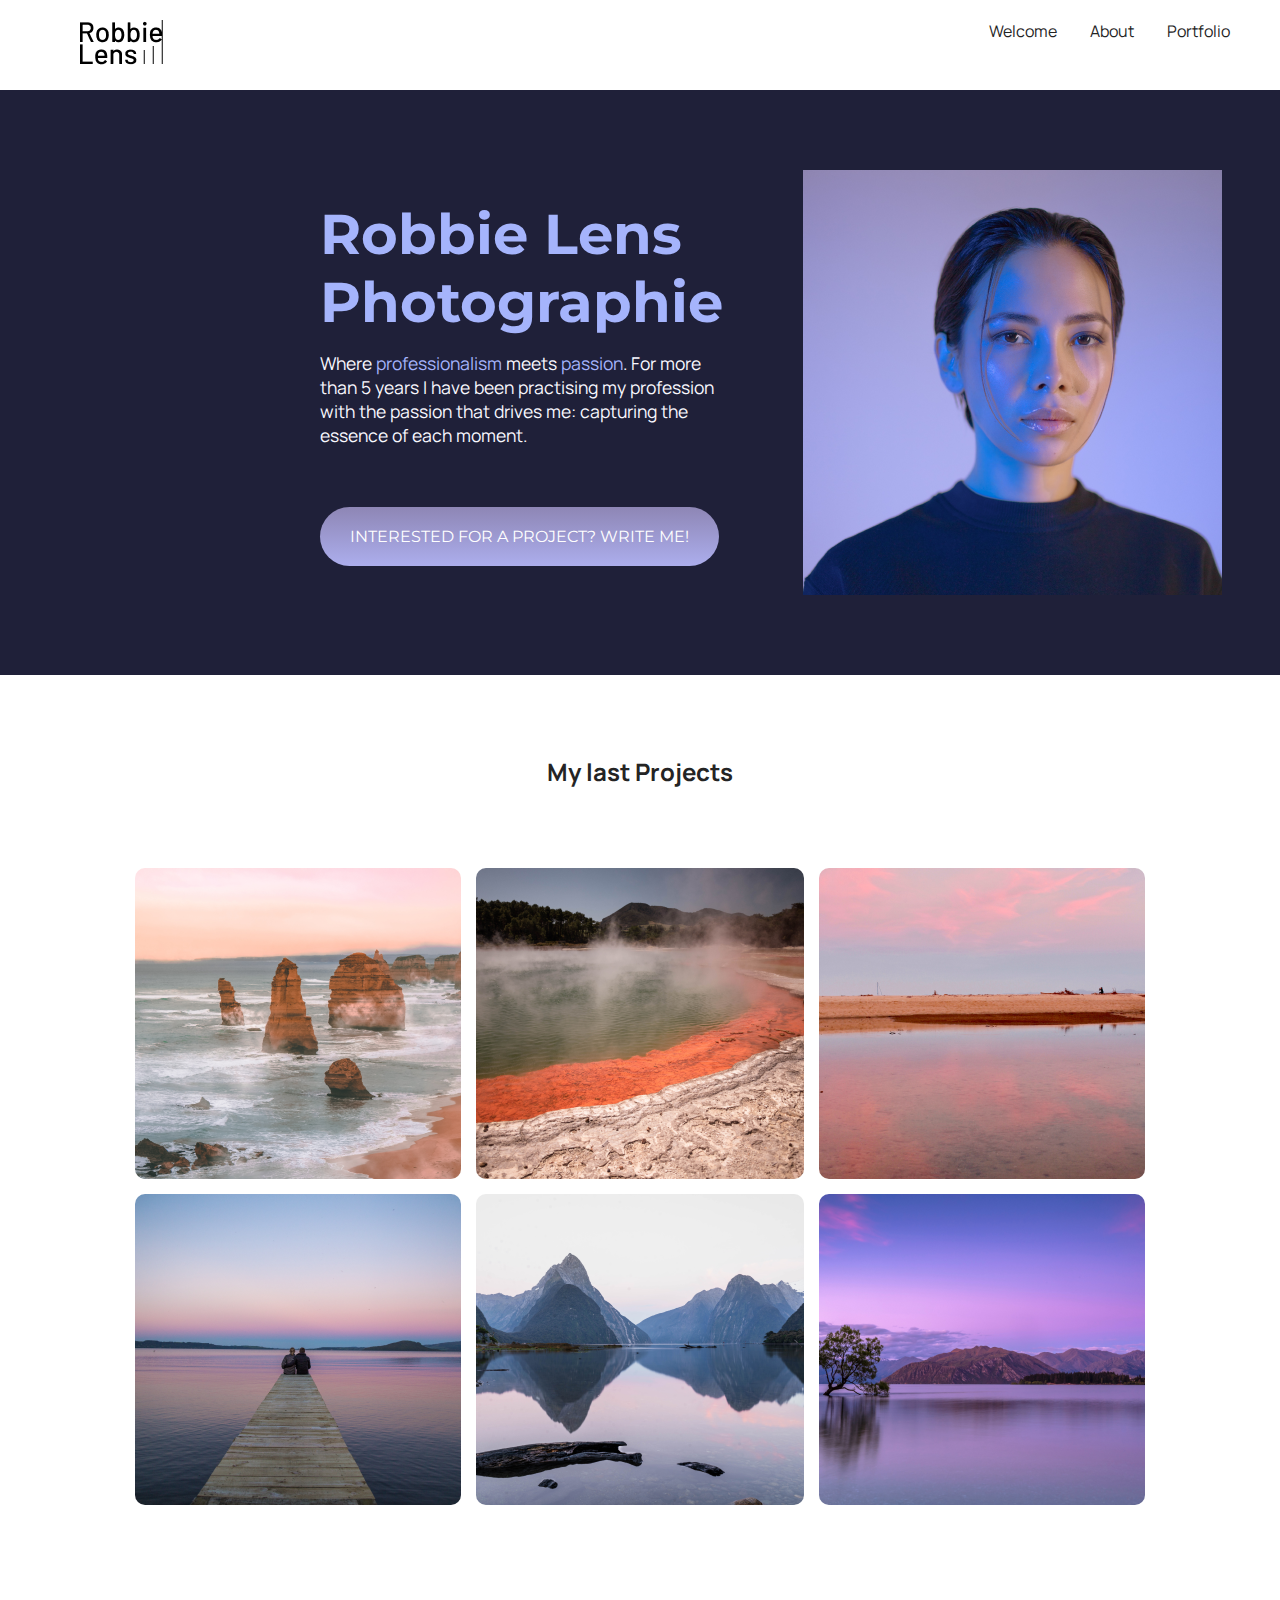
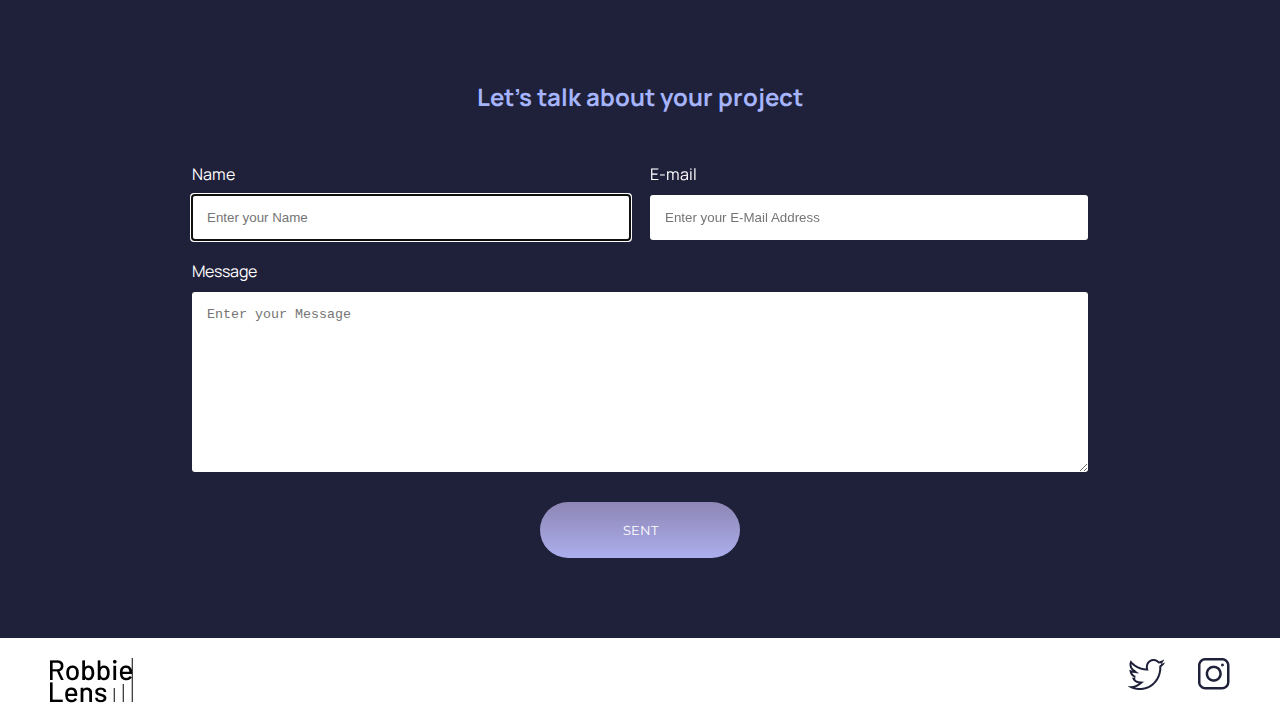
<file: index.html>
<!DOCTYPE html>
<html>

<head>
  <meta charset="utf-8" />
  <title>Welcome - Robbie Lens Photgraphie</title>
  <link href="style/style.css" rel="stylesheet" />
  <link href="style/index.css" rel="stylesheet" />
  <!--Montserrat & Manrope Polices from Google Fonts-->
  <link rel="preconnect" href="https://fonts.googleapis.com" />
  <link rel="preconnect" href="https://fonts.gstatic.com" crossorigin />
  <link href="https://fonts.googleapis.com/css2?family=Manrope&family=Montserrat&display=swap" rel="stylesheet" />
</head>

<body>
  <!--Header Part-->
  <header>
    <!--Navigation Part for extern links-->
    <nav>
      <a href="index.html" class="links_icon">
        <img src="images/logo.png" alt="Logo Robbie Lens" />
      </a>

      <div>
        <a href="index.html">Welcome</a>
        <a href="about.html">About</a>
        <a href="portfolio.html">Portfolio</a>
      </div>
    </nav>
  </header>

  <!--Content Part (main)-->
  <main>
    <section class="start_home">
      <div class="border_content_startPage">
        <h1>Robbie Lens Photographie</h1>
        <p>
          Where <em>professionalism</em> meets <em>passion</em>. For more than
          5 years I have been practising my profession with the passion that
          drives me: capturing the essence of each moment.
        </p>
        <a href="#contact" class="cta">INTERESTED FOR A PROJECT? WRITE ME!</a>
      </div>

      <img src="images/robbie-lens.png" alt="Portrait with effects of the photograph Robbie Lens" />
    </section>
    <section class="home_images">
      <h2>My last Projects</h2>
      <div>
        <img src="images/images_home/element-1.png" alt="Twelve apostles - Australie" />
        <img src="images/images_home/element-2.png" alt="Wai-O-Tapu - Nouvelle-Zélande" />
        <img src="images/images_home/element-3.png" alt="Parc National d'Abel Tasman - Nouvelle-Zélande" />
      </div>
      <div>
        <img src="images/images_home/element-4.png" alt="Lac Rotorua - Nouvelle-Zélande" />
        <img src="images/images_home/element-5.png" alt="Milford Sound - Nouvelle-Zélande" />
        <img src="images/images_home/element-6.png" alt="Lac Wanaka - Nouvelle-Zélande" />
      </div>
    </section>
    <section id="contact" class="section-contact">
      <h2>Let's talk about your project</h2>
      <form method="get" action="#">
        <div class="form_name_email">
          <div class="form-column">
            <label for="name">Name</label>
            <input type="text" name="name" id="name" placeholder="Enter your Name" autofocus>
          </div>
          <div class="form-column">
            <label for="email">E-mail</label>
            <input type="email" name="email" id="email" placeholder="Enter your E-Mail Address" required>
          </div>
        </div>
        <label for="message">Message</label>
        <textarea name="message" id="message" placeholder="Enter your Message" rows="10" required></textarea>
        <input type="submit" value="SENT" class="cta">
      </form>
    </section>
  </main>

  <!--Footer Part-->
  <footer>
    <a href="index.html">
      <img src="images/logo.png" alt="Logo Robbie Lens" />
    </a>
    <div>
      <a target="_blank" href="https://twitter.com" class="links_icon">
        <img src="images/twitter.png" alt="Logo Twitter" />
      </a>

      <a target="_blank" href="https://instagram.com" class="links_icon">
        <img src="images/instagram.png" alt="Logo Instagram" />
      </a>
    </div>
  </footer>
</body>

</html>
</file>
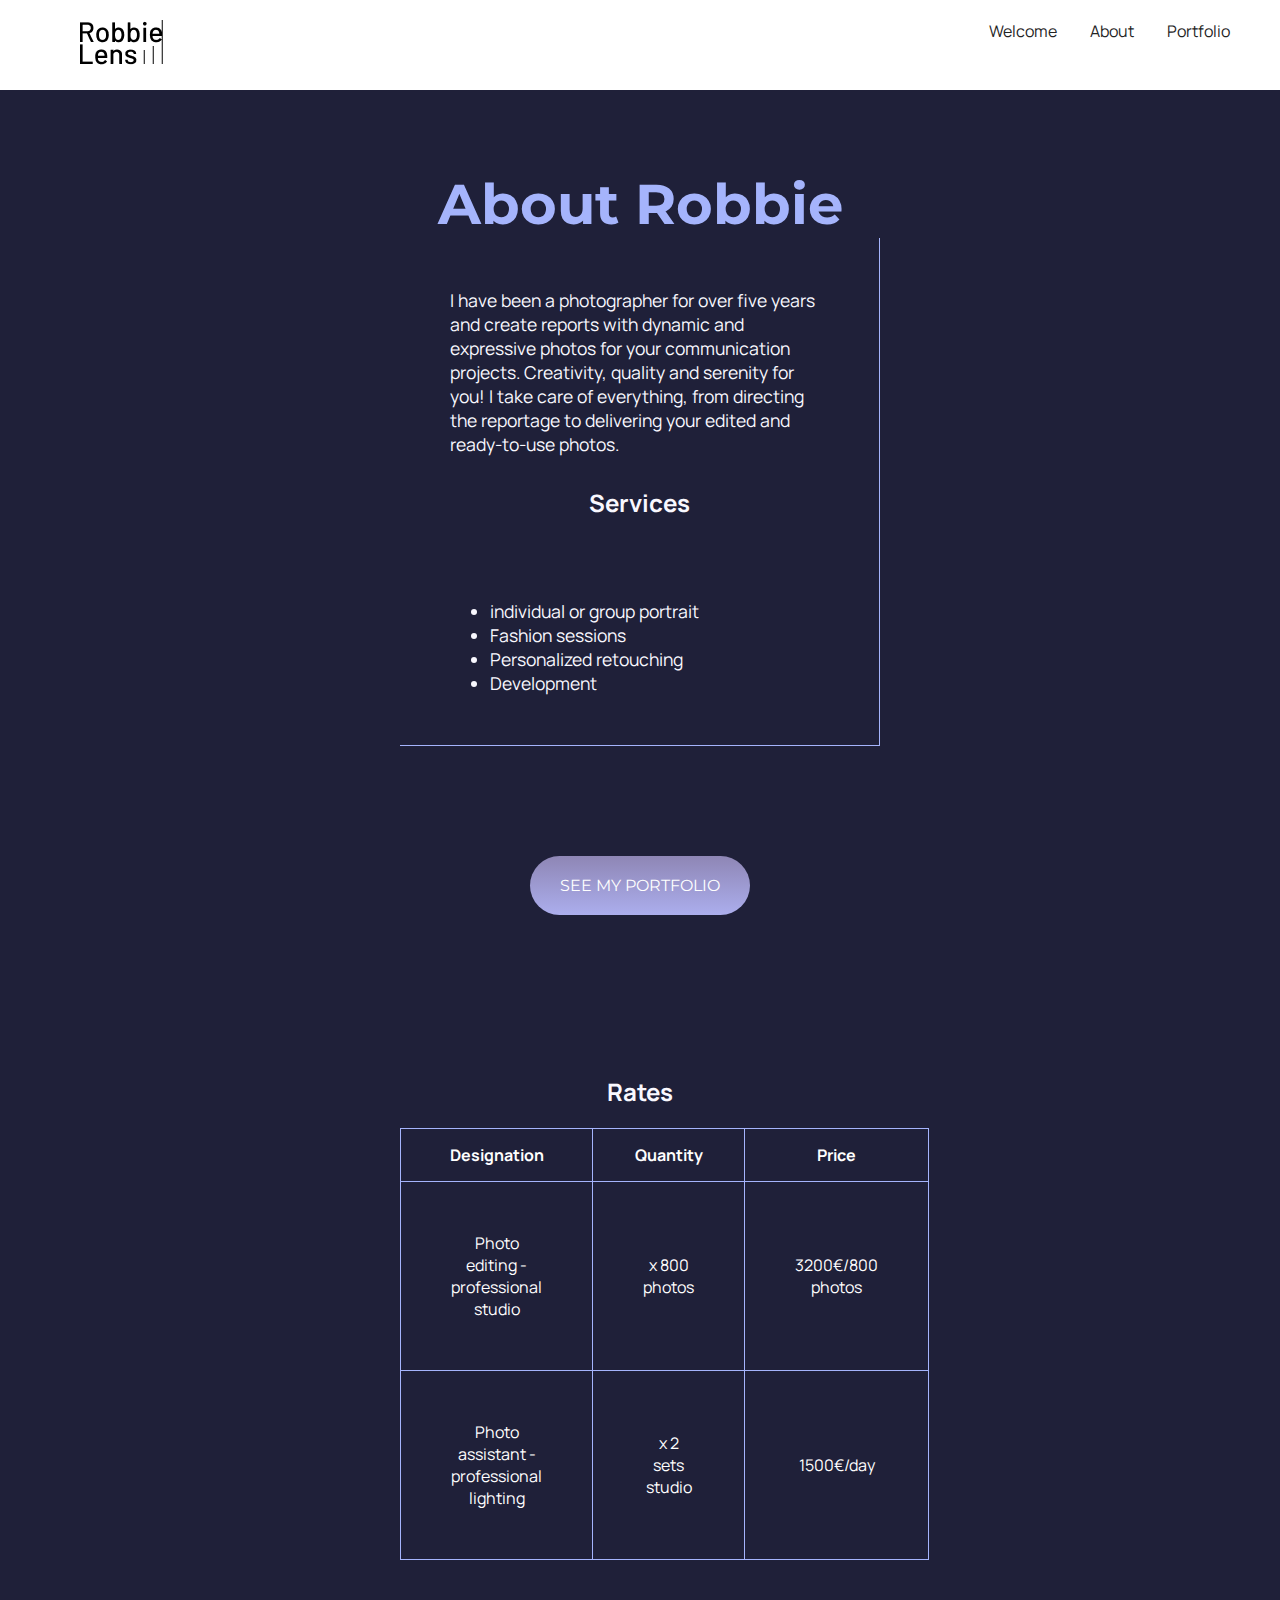
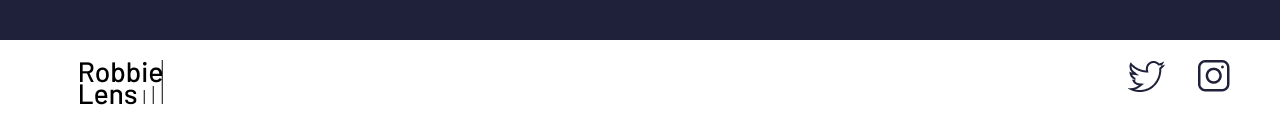
<file: about.html>
<!DOCTYPE html>
<html lang="en">

<head>
  <meta charset="utf-8" />
  <title>About - Robbie Lens Photographie</title>
  <link href="style/style.css" rel="stylesheet" />
  <link href="style/about.css" rel="stylesheet" />
  <!--Montserrat & Manrope Polices from Google Fonts-->
  <link rel="preconnect" href="https://fonts.googleapis.com" />
  <link rel="preconnect" href="https://fonts.gstatic.com" crossorigin />
  <link href="https://fonts.googleapis.com/css2?family=Manrope&family=Montserrat&display=swap" rel="stylesheet" />
</head>

<body>
  <!--Header Part-->
  <header>
    <!--Navigation Part for extern links-->
    <nav>
      <a href="index.html" class="links_icon">
        <img src="images/logo.png" alt="Logo Robbie Lens" />
      </a>

      <div>
        <a href="index.html">Welcome</a>
        <a href="about.html">About</a>
        <a href="portfolio.html">Portfolio</a>
      </div>
    </nav>
  </header>

  <!--Content Part (main)-->
  <main class="about_main">
    <section>
      <h1>About Robbie</h1>
      <div class="border_content">
        <p>
          I have been a photographer for over five years and create reports
          with dynamic and expressive photos for your communication projects.
          Creativity, quality and serenity for you! I take care of everything,
          from directing the reportage to delivering your edited and
          ready-to-use photos.
        </p>
        <h2>Services</h2>
        <ul>
          <li>individual or group portrait</li>
          <li>Fashion sessions</li>
          <li>Personalized retouching</li>
          <li>Development</li>
        </ul>
      </div>

      <div>
        <a href="portfolio.html" class="cta">SEE MY PORTFOLIO</a>
      </div>
    </section>

    <section class="section_rates">
      <h2>Rates</h2>
      <table>
        <thead>
          <tr>
            <th>Designation</th>
            <th>Quantity</th>
            <th>Price</th>
          </tr>
        </thead>
        <tbody>
          <tr>
            <td>Photo editing -
              professional studio</td>
            <td>x 800 photos</td>
            <td>3200€/800 photos</td>
          </tr>
          <tr>
            <td>Photo assistant -
              professional lighting
            </td>
            <td>x 2 sets studio</td>
            <td>1500€/day</td>
          </tr>
        </tbody>
      </table>

    </section>
  </main>

  <!--Footer Part-->
  <footer>
    <a href="index.html" class="links_icon">
      <img src="images/logo.png" alt="Logo Robbie Lens" />
    </a>

    <div>
      <a target="_blank" href="https://twitter.com/" class="links_icon">
        <img src="images/twitter.png" alt="Logo Twitter" />
      </a>
      <a target="_blank" href="https://www.instagram.com/" class="links_icon">
        <img src="images/instagram.png" alt="Logo Instagram" />
      </a>
    </div>
  </footer>
</body>

</html>
</file>
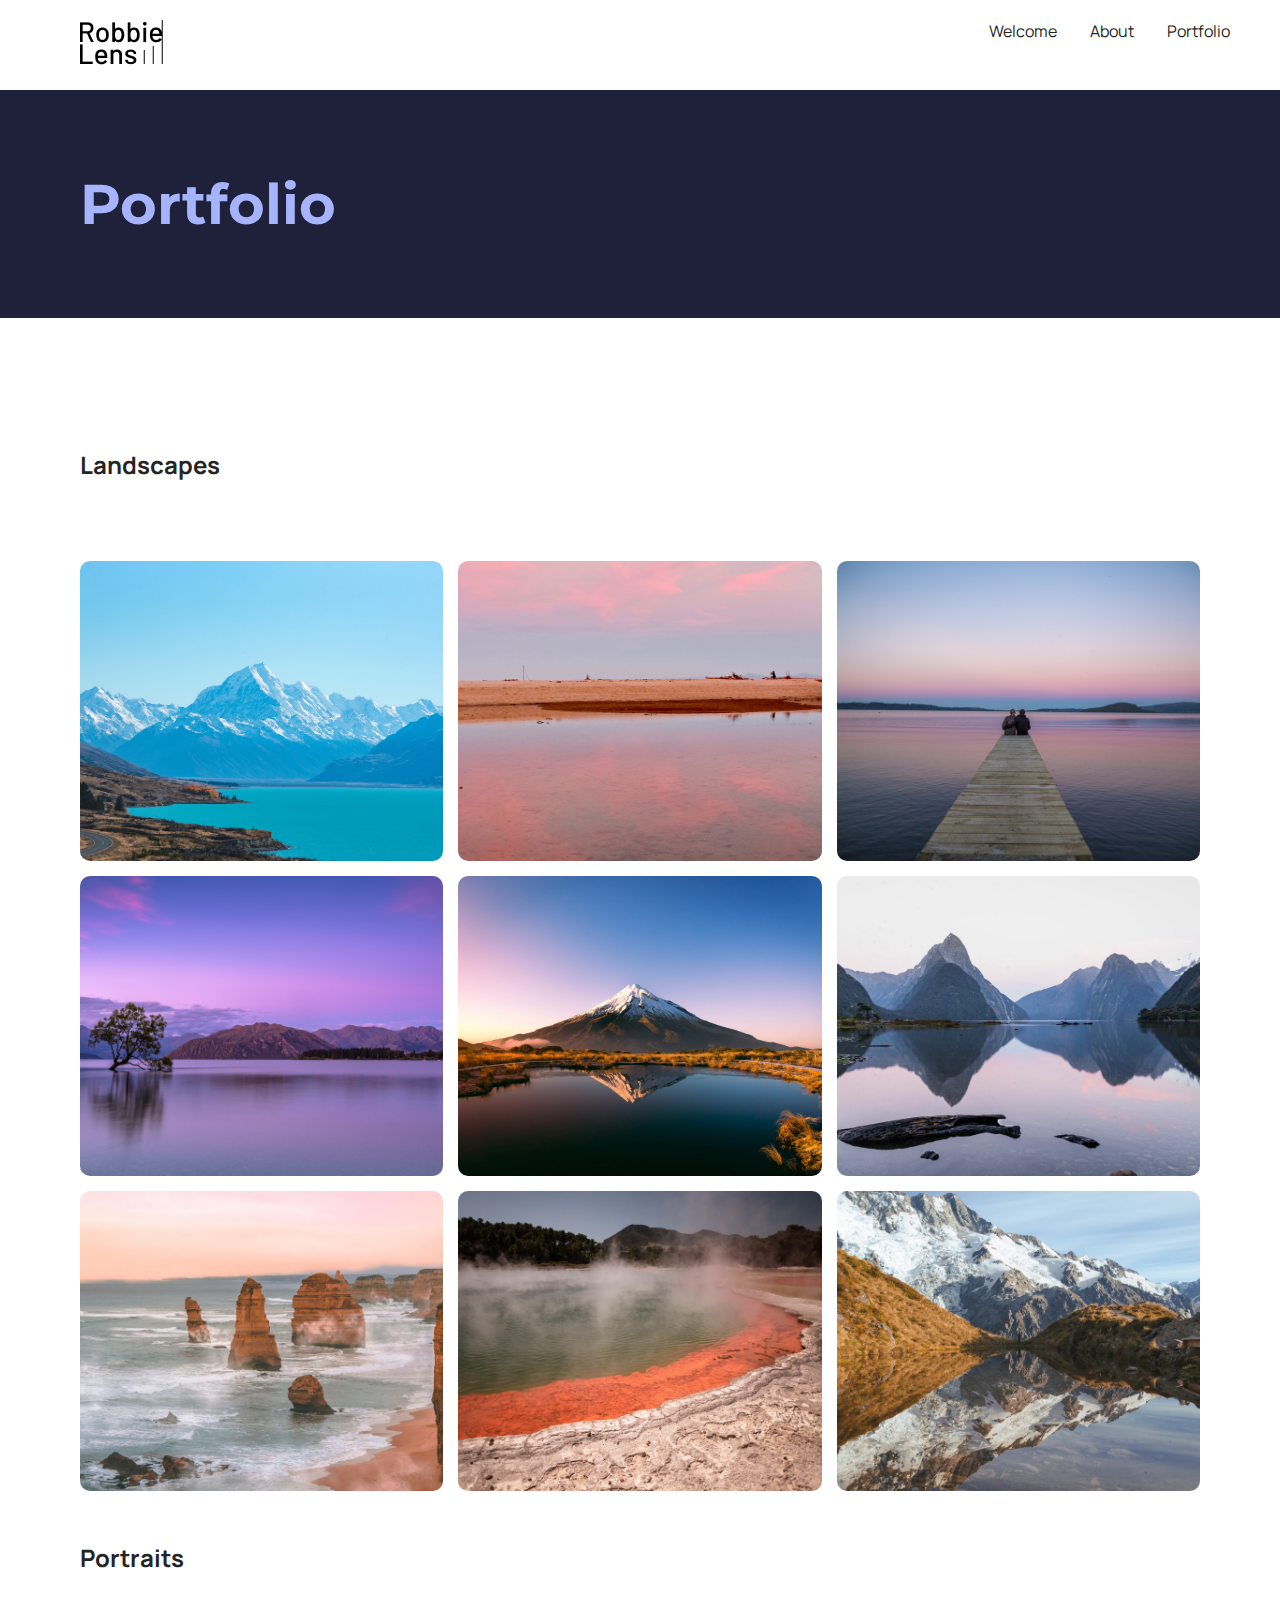
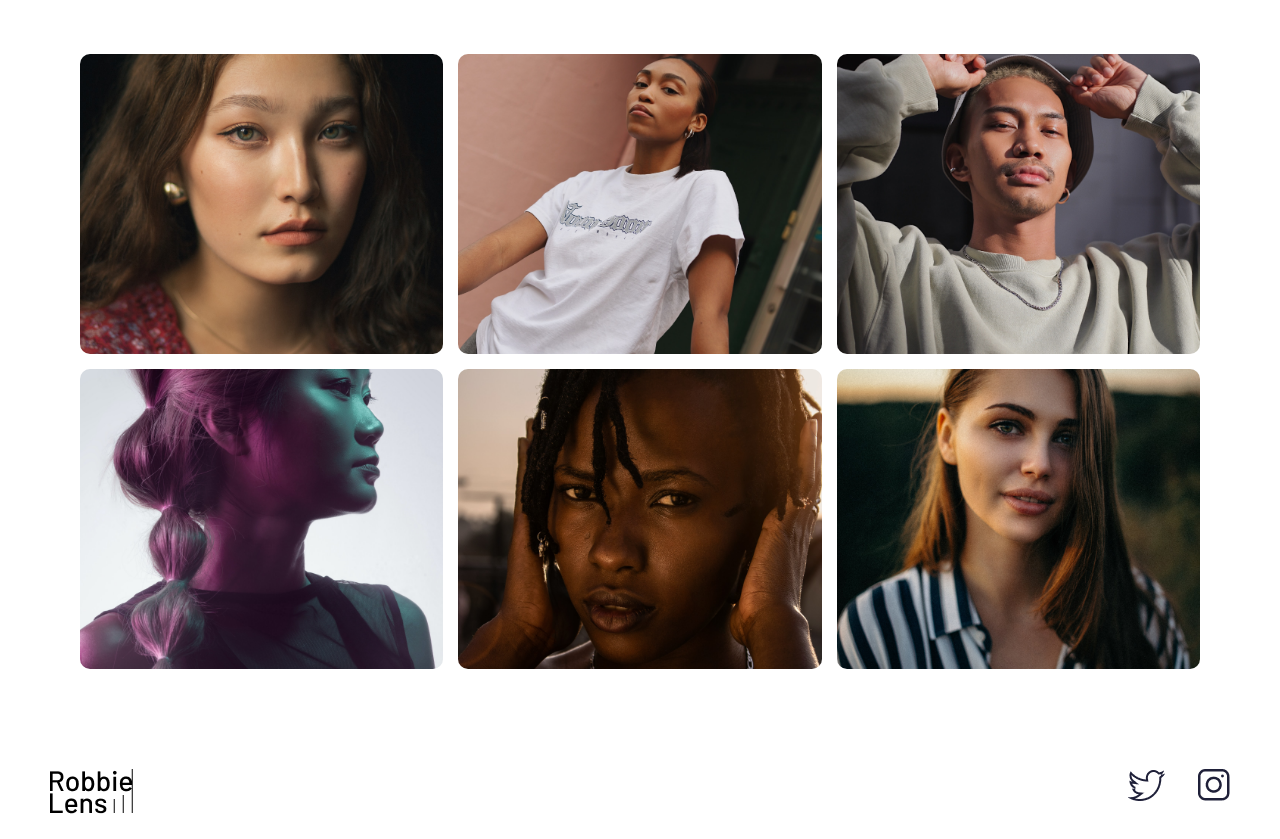
<file: portfolio.html>
<!DOCTYPE html>
<html>

<head>
    <meta charset="utf-8" />
    <title>Portfolio - Robbie Lens Photgraphie</title>
    <link href="style/style.css" rel="stylesheet" />
    <link href="style/portfolio.css" rel="stylesheet" />
    <!--Montserrat & Manrope Polices from Google Fonts-->
    <link rel="preconnect" href="https://fonts.googleapis.com" />
    <link rel="preconnect" href="https://fonts.gstatic.com" crossorigin />
    <link href="https://fonts.googleapis.com/css2?family=Manrope&family=Montserrat&display=swap" rel="stylesheet" />
</head>

<body>
    <!--Header Part-->
    <header>
        <!--Navigation Part for extern links-->
        <nav>
            <a href="index.html" class="links_icon">
                <img src="images/logo.png" alt="Logo Robbie Lens" />
            </a>

            <div>
                <a href="index.html">Welcome</a>
                <a href="about.html">About</a>
                <a href="portfolio.html">Portfolio</a>
            </div>
        </nav>
    </header>

    <!--Content Part (main)-->
    <main>
        <section>
            <h1>Portfolio</h1>
        </section>

        <section class="section_portfolio_photos">
            <h2>Landscapes</h2>
            <div class="grid_landscapes">
                <a href="images/portfolio/paysage1.jpg" class="links_container_picture">
                    <img src="images/portfolio/paysage1.jpg" alt="Mont Aoraki - Nouvelle-Zélande">
                    <div class="photo-hover">See picture</div>
                </a>
                <a href="images/portfolio/paysage2.jpg" class="links_container_picture">
                    <img src="images/portfolio/paysage2.jpg" alt="Parc National d'Abel Tasman - Nouvelle-Zélande">
                    <div class="photo-hover">See picture</div>
                </a>
                <a href="images/portfolio/paysage3.jpg" class="links_container_picture">
                    <img src="images/portfolio/paysage3.jpg" alt="Lac Rotorua - Nouvelle-Zélande">
                    <div class="photo-hover">See picture</div>
                </a>
                <a href="images/portfolio/paysage4.jpg" class="links_container_picture">
                    <img src="images/portfolio/paysage4.jpg" alt="Lac Wanaka - Nouvelle-Zélande">
                    <div class="photo-hover">See picture</div>
                </a>
                <a href="images/portfolio/paysage5.jpg" class="links_container_picture">
                    <img src="images/portfolio/paysage5.jpg" alt="Mont Taranaki - Nouvelle-Zélande">
                    <div class="photo-hover">See picture</div>
                </a>
                <a href="images/portfolio/paysage6.jpg" class="links_container_picture">
                    <img src="images/portfolio/paysage6.jpg" alt="Milford Sound - Nouvelle-Zélande">
                    <div class="photo-hover">See picture</div>
                </a>
                <a href="images/portfolio/paysage7.jpg" class="links_container_picture">
                    <img src="images/portfolio/paysage7.jpg" alt="Twelve Apostle - Australie">
                    <div class="photo-hover">See picture</div>
                </a>
                <a href="images/portfolio/paysage8.jpg" class="links_container_picture">
                    <img src="images/portfolio/paysage8.jpg" alt="Wai-O-Tapu - Nouvelle-Zélande">
                    <div class="photo-hover">See picture</div>
                </a>
                <a href="images/portfolio/paysage9.jpg" class="links_container_picture">
                    <img src="images/portfolio/paysage9.jpg" alt="Mont Cook - Nouvelle Zélande">
                    <div class="photo-hover">See picture</div>
                </a>
            </div>

            <h2>Portraits</h2>
            <div class="grid_portraits">
                <a href="images/portfolio/portrait1.jpg" class="links_container_picture">
                    <img src="images/portfolio/portrait1.jpg" alt="Portrait jeune femme 1">
                    <div class="photo-hover">See picture</div>
                </a>
                <a href="images/portfolio/portrait2.jpg" class="links_container_picture">
                    <img src="images/portfolio/portrait2.jpg" alt="Portrait jeune femme 2">
                    <div class="photo-hover">See picture</div>
                </a>
                <a href="images/portfolio/portrait3.jpg" class="links_container_picture">
                    <img src="images/portfolio/portrait3.jpg" alt="Portrait jeune homme 3">
                    <div class="photo-hover">See picture</div>
                </a>
                <a href="images/portfolio/portrait4.jpg" class="links_container_picture">
                    <img src="images/portfolio/portrait4.jpg" alt="Portrait jeune femme 4">
                    <div class="photo-hover">See picture</div>
                </a>
                <a href="images/portfolio/portrait5.jpg" class="links_container_picture">
                    <img src="images/portfolio/portrait5.jpg" alt="Portrait jeune femme 5">
                    <div class="photo-hover">See picture</div>
                </a>
                <a href="images/portfolio/portrait6.jpg" class="links_container_picture">
                    <img src="images/portfolio/portrait6.jpg" alt="Portrait jeune femme 6">
                    <div class="photo-hover">See picture</div>
                </a>
            </div>
        </section>
    </main>

    <!--Footer Part-->
    <footer>
        <a href="index.html">
            <img src="images/logo.png" alt="Logo Robbie Lens" />
        </a>
        <div>
            <a target="_blank" href="https://twitter.com" class="links_icon">
                <img src="images/twitter.png" alt="Logo Twitter" />
            </a>

            <a target="_blank" href="https://instagram.com" class="links_icon">
                <img src="images/instagram.png" alt="Logo Instagram" />
            </a>
        </div>
    </footer>
</body>

</html>
</file>
<file: style/style.css>
* {
  margin: 0;
}

body {
  font-family: "Manrope", sans-serif;
  font-size: 1em;
  background-color: #1f2039;
}

a {
  color: #242424;
  text-decoration: none;
}

em {
  color: #a5b4fc;
  font-style: normal;
}

h1 {
  font-size: 3.5em;
  color: #a5b4fc;
  font-family: "Montserrat", sans-serif;
}

h2 {
  color: #f9f8ff;
}

p,
li {
  font-size: 1.1em;
  font-family: "Manrope", sans-serif;
  color: #f9f8ff;
}

header,
footer {
  background-color: white;
  padding: 20px 50px;
}

.cta {
  display: inline-block;
  background: linear-gradient(#8e86b5, #acaeed);
  color: white;
  font-family: "Montserrat", sans-serif;
  border-radius: 50px;
  padding: 20px 30px;
  margin-top: 30px;
}

a:hover {
  text-decoration: underline;
}

.cta:hover {
  background: linear-gradient(#696484, #8788ba);
  text-decoration: none;
}

.links_icon {
  margin-left: 30px;
}

header img:hover {
  opacity: 0.5;
}

footer img:hover {
  opacity: 0.5;
}

section {
  padding: 80px;
}

footer,
nav {
  display: flex;
  flex-direction: row;
  justify-content: space-between;
}

nav a {
  margin-left: 30px;
}

@media screen and (max-width: 996px) {
  header nav {
    flex-direction: column;
    align-items: center;
    justify-content: center;
  }

  header nav img {
    margin-bottom: 20px;
  }

  header,
  footer {
    padding: 20px 20px;
  }

  h1 {
    font-size: 2em;
  }

  section {
    padding: 50px 20px 50px 20px;
  }

  nav a {
    margin-left: 10px;
    margin-right: 10px;
  }
}
</file>
<file: style/index.css>
.home_images {
  background-color: white;
  padding: 80px;
}

.home_images h2 {
  color: #242424;
  text-align: center;
  margin-bottom: 80px;
}

.home_images div {
  display: flex;
  flex-direction: row;
  gap: 15px;
  justify-content: center;
  margin-bottom: 15px;
}

.home_images img {
  border-radius: 10px;
}

.start_home {
  display: flex;
  flex-direction: row;
  width: 50%;
  align-items: center;
  margin: auto;
}

.start_home h1 {
  margin-bottom: 15px;
}

.start_home p {
  margin-bottom: 30px;
}

.start_home div {
  padding-right: 80px;
}

.home_images img:hover {
  opacity: 0.5;
}

.section-contact h2 {
  color: #a5b4fc;
  text-align: center;
  margin-bottom: 50px;
}

form {
  display: flex;
  flex-direction: column;
  width: 80%;
  margin: auto;
  color: white;
}

.form_name_email {
  display: flex;
  flex-direction: row;
  gap: 20px;
}

.form-column {
  flex: 1;
  display: flex;
  flex-direction: column;
  margin-bottom: 20px;
}

input,
textarea {
  padding: 15px;
  border-radius: 3px;
  border: none;
}

label {
  margin-bottom: 10px;
}

input[type="submit"] {
  width: 200px;
  margin: auto;
  margin-top: 30px;
}

@media screen and (max-width: 996px) {
  .start_home {
    flex-direction: column;
    align-items: center;
    justify-content: center;
  }

  .start_home div {
    padding-right: 0;
    text-align: center;
    order: 2;
  }

  .start_home img {
    order: 1;
    margin-bottom: 20px;
    width: 100%;
  }

  .home_images {
    padding: 20px;
  }

  .home_images div {
    flex-direction: column;
  }

  .section-contact {
    padding: 50px 20px;
  }

  .form_name_email {
    flex-direction: column;
    gap: 0;
  }
}
</file>
<file: style/about.css>
/*Add a Border line*/
.border_content {
  border-right: 1px solid #a5b4fc;
  border-bottom: 1px solid #a5b4fc;
  padding: 50px;
  margin-bottom: 80px;
}

.border_content_startPage {
  padding: 50px;
}

.border_content h2 {
  margin-top: 30px;
}

.border_content ul {
  margin-top: 30px;
}

.border_content + div {
  text-align: center;
}

.about_main {
  width: 50%;
  margin: auto;
}

.border_content:hover {
  text-decoration: none;
  background: linear-gradient(#696484, #8788ba);
}

table {
  color: white;
  text-align: center;
  width: 20%;
  border-collapse: collapse;
  margin: auto;
}

td,
th {
  padding: 15px;
  border: 1px solid #a5b4fc;
}

td {
  padding: 50px;
}

.section_rates h2 {
  margin-bottom: 20px;
  text-align: center;
}

h2 {
  margin-bottom: 80px;
}

h1,
h2 {
  text-align: center;
}

@media screen and (max-width: 996px) {
  .section_rates {
    display: none;
  }

  .border_content {
    border-right: none;
    border-bottom: none;
    justify-content: center;
    width: 100%;
    margin-left: 0;
  }

  .border_content + div {
    text-align: left;
  }
}
</file>
<file: style/portfolio.css>
/* Add some CSS properties for the portfolio.html file*/

.section_portfolio_photos {
  background-color: white;
}

.section_portfolio_photos h2 {
  color: #242424;
  margin-bottom: 80px;
  margin-top: 50px;
}

.grid_landscapes {
  display: grid;
  grid-template-columns: 1fr 1fr 1fr;
  grid-template-rows: 300px 300px 300px;
  gap: 15px;
}

.grid_portraits {
  display: grid;
  grid-template-columns: 1fr 1fr 1fr;
  grid-template-rows: 300px 300px;
  gap: 15px;
}

.grid_landscapes img,
.grid_portraits img {
  width: 100%;
  height: 100%;
  object-fit: cover;
  border-radius: 10px;
}

.links_container_picture {
  position: relative;
}

.photo-hover {
  position: absolute;
  top: 0;
  left: 0;
  right: 0;
  bottom: 0;
  display: flex;
  align-items: center;
  justify-content: center;
  font-size: 1.5em;
  color: white;
  background-color: rgba(0, 0, 0, 0.7);
  display: none;
}

.links_container_picture:hover .photo-hover {
  display: flex;
}

@media screen and (max-width: 996px) {
  .grid_landscapes {
    grid-template-columns: 1fr;
    gap: 15px;
  }

  .grid_portraits {
    grid-template-columns: 1fr;
    gap: 15px;
  }
}
</file>
